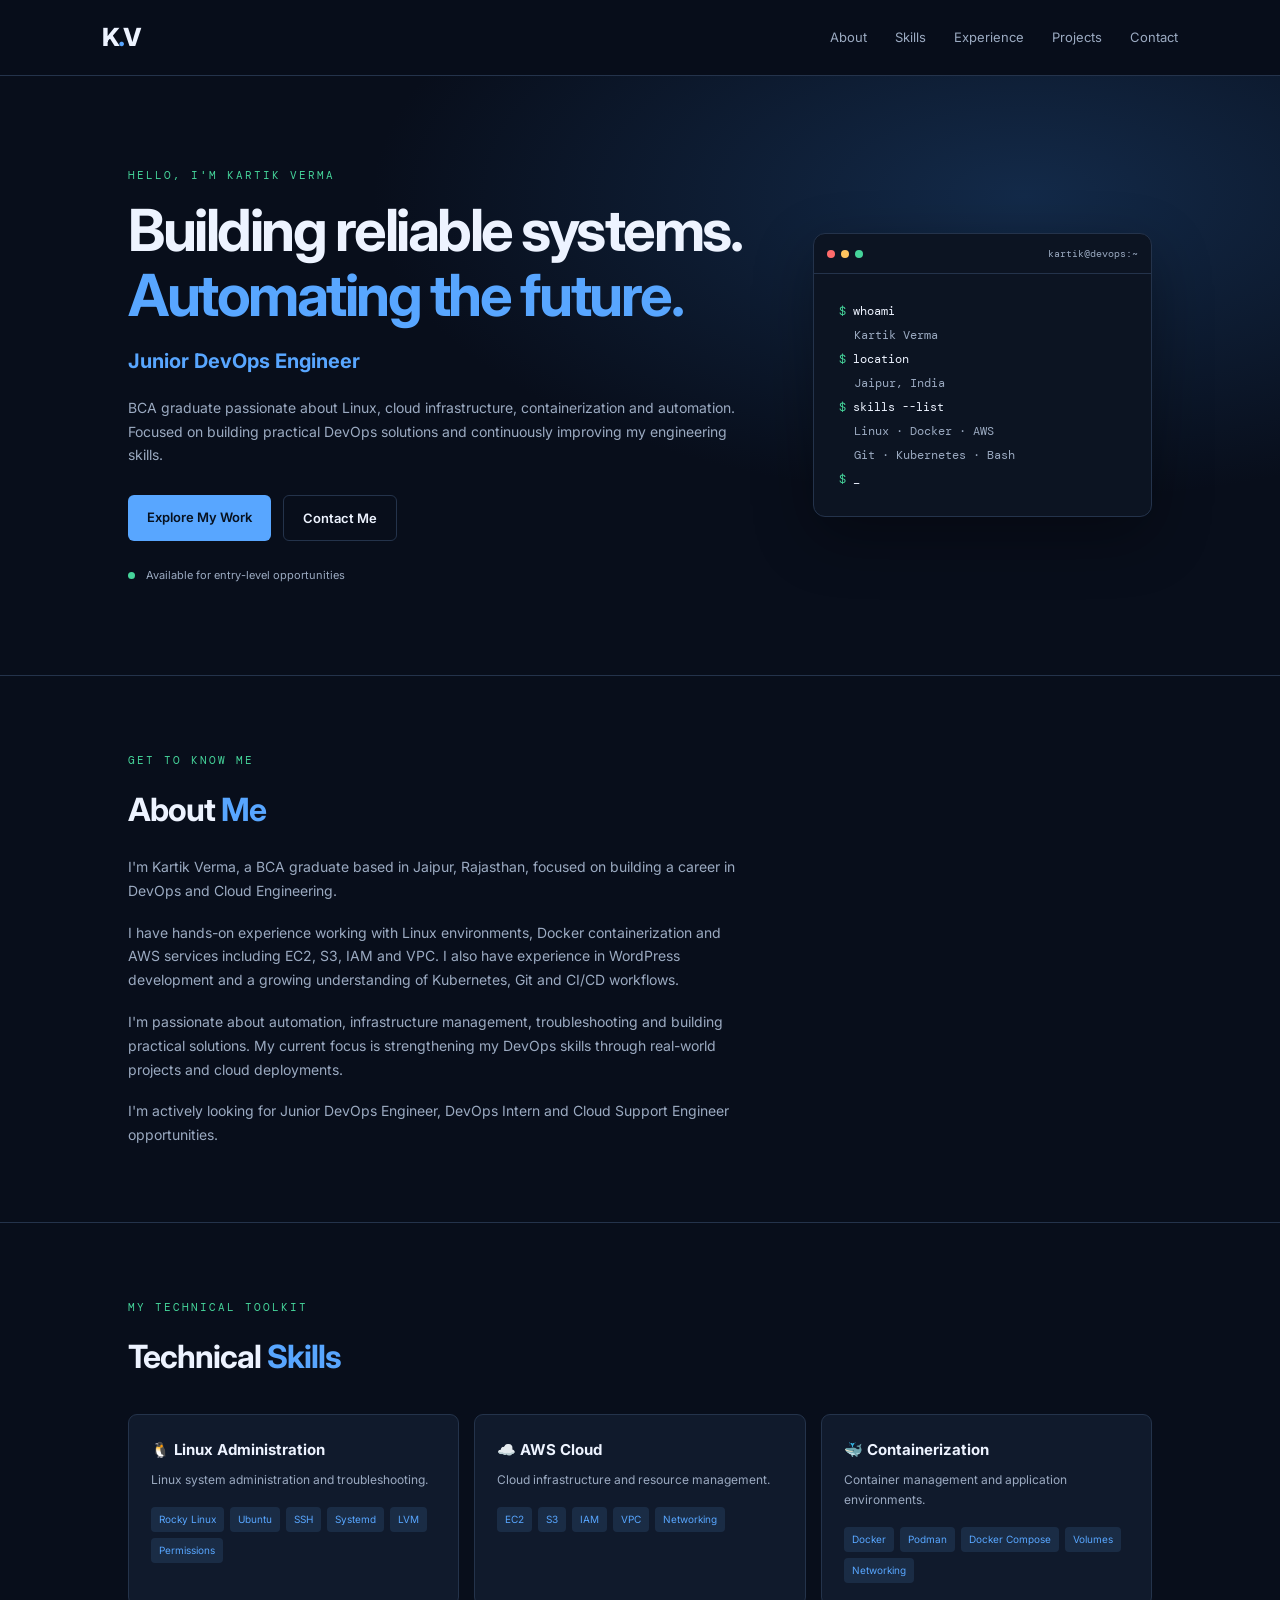
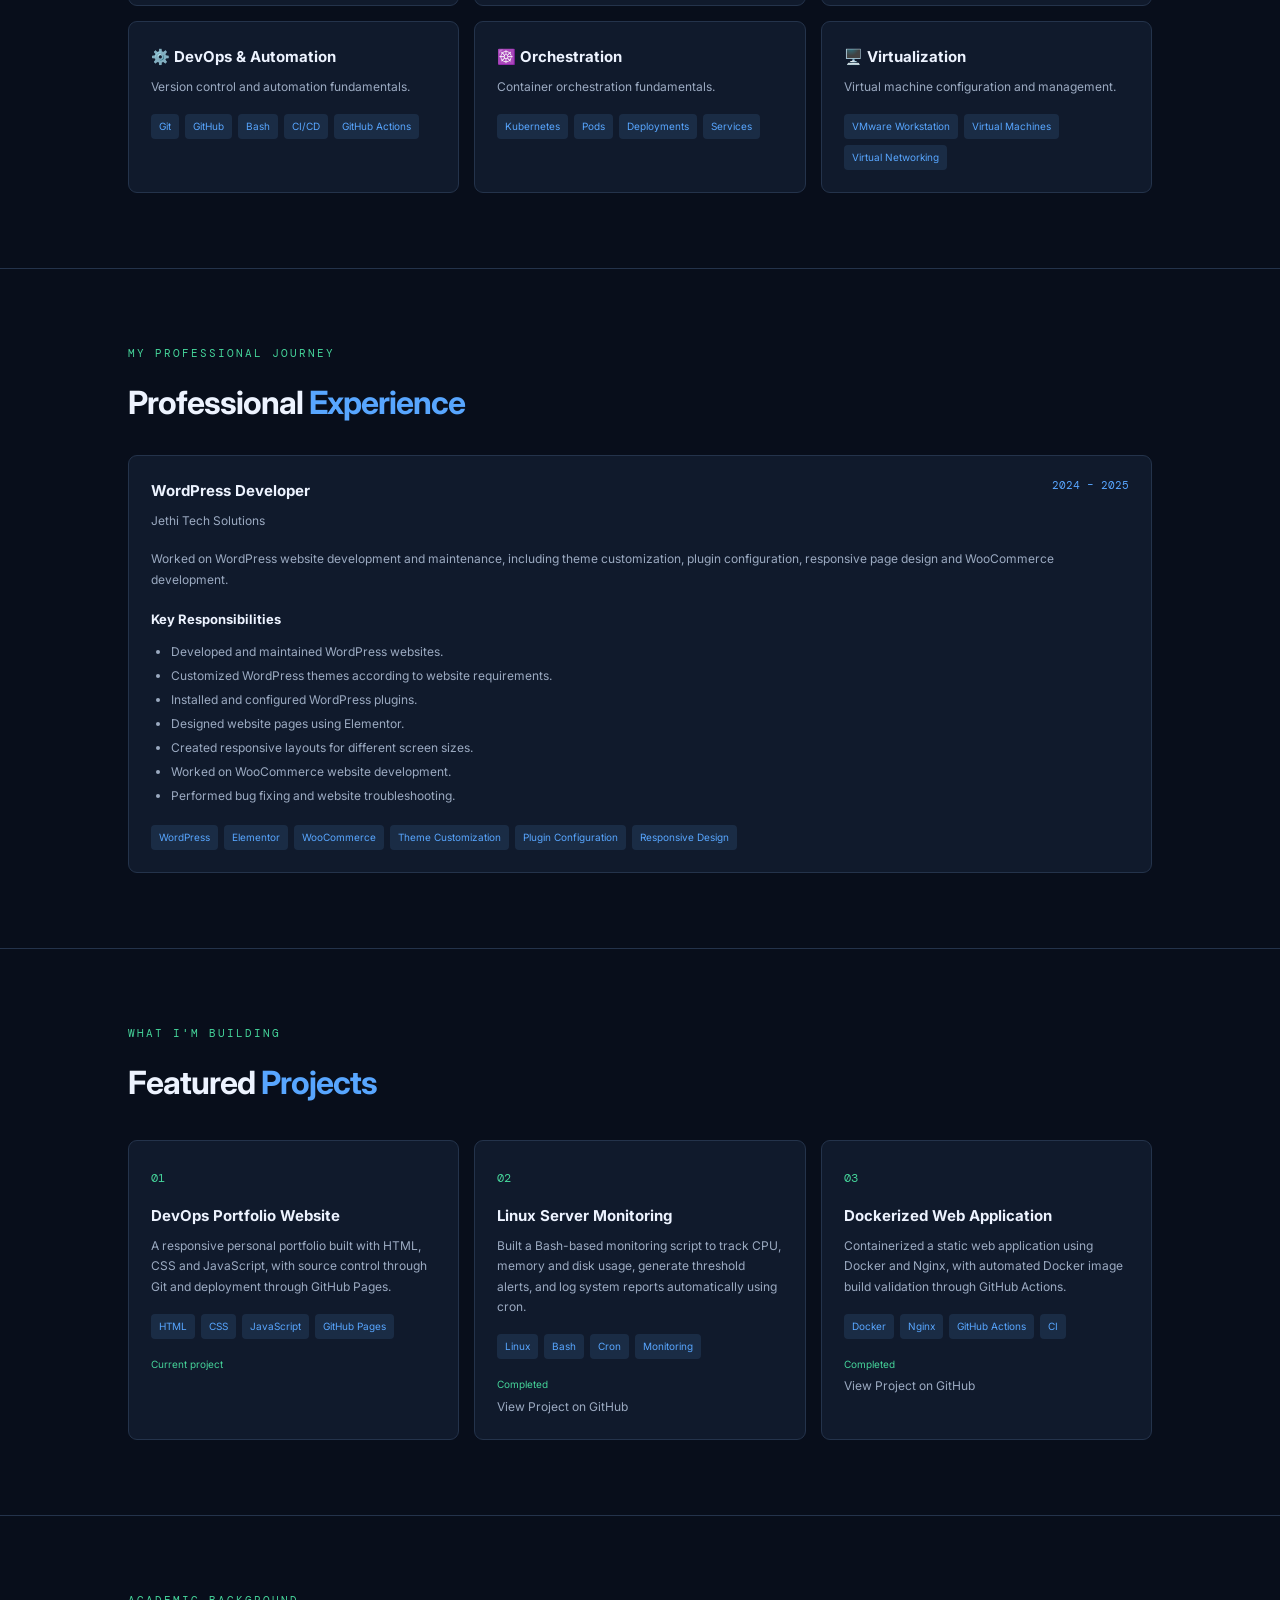
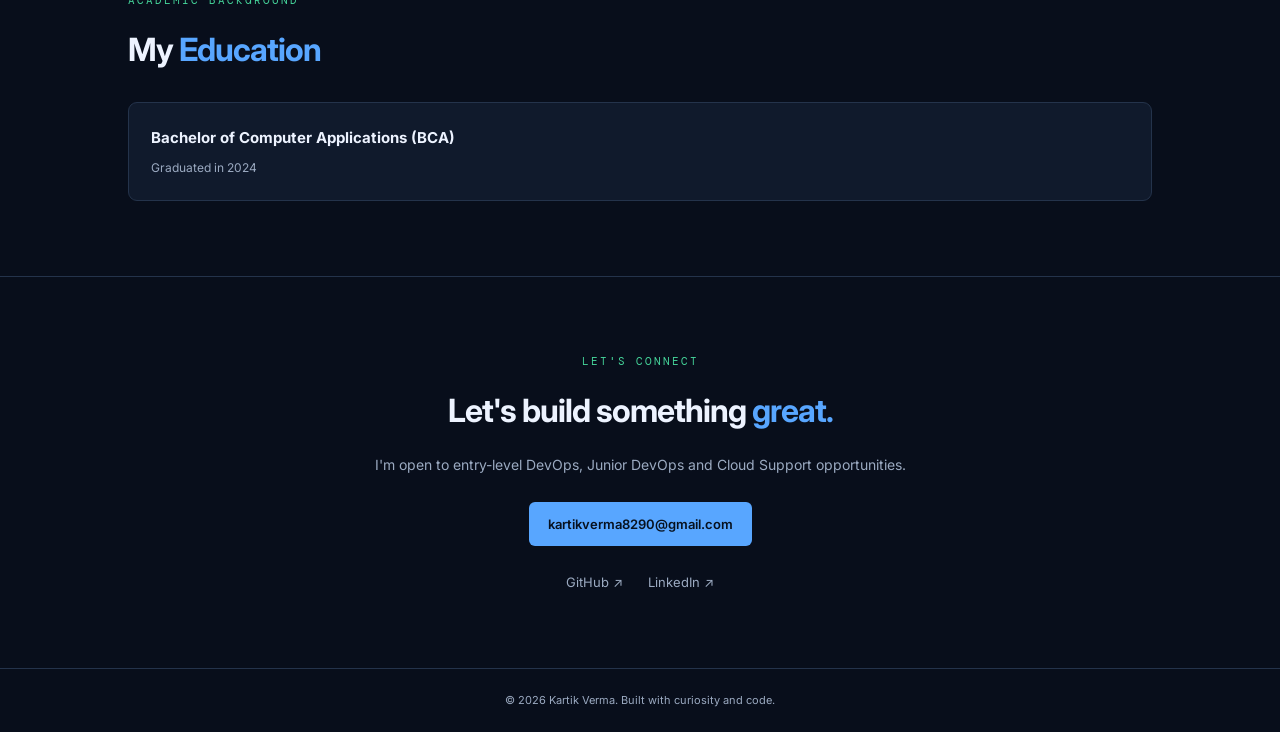
<file: index.html>
<!DOCTYPE html>
<html lang="en">
<head>
  <meta charset="UTF-8">
  <meta name="viewport" content="width=device-width, initial-scale=1.0">
  <meta name="description" content="Kartik Verma - Junior DevOps Engineer skilled in Linux, Docker, AWS and automation.">
  <title>Kartik Verma | Junior DevOps Engineer</title>
  <link rel="stylesheet" href="style.css">
</head>
<body>

<header class="navbar">
  <a href="#" class="logo">K<span>.</span>V</a>
  <nav id="nav">
    <a href="#about">About</a>
    <a href="#skills">Skills</a>
    <a href="#experience">Experience</a>
    <a href="#projects">Projects</a>
    <a href="#contact">Contact</a>
  </nav>
  <button class="menu-btn" id="menuBtn" aria-label="Toggle navigation">☰</button>
</header>

<main>
<section class="hero">
  <div class="hero-content">
    <p class="eyebrow">HELLO, I'M KARTIK VERMA</p>
    <h1>Building reliable systems.<br><span>Automating the future.</span></h1>
    <h2>Junior DevOps Engineer</h2>
    <p class="intro">
      BCA graduate passionate about Linux, cloud infrastructure,
      containerization and automation. Focused on building practical
      DevOps solutions and continuously improving my engineering skills.
    </p>
    <div class="actions">
      <a href="#projects" class="btn primary">Explore My Work</a>
      <a href="mailto:kartikverma8290@gmail.com" class="btn secondary">Contact Me</a>
    </div>
    <div class="availability"><span></span> Available for entry-level opportunities</div>
  </div>
  <div class="hero-card">
    <div class="terminal-top"><i></i><i></i><i></i><span>kartik@devops:~</span></div>
    <div class="terminal-body">
      <p><span class="green">$</span> whoami</p>
      <p class="output">Kartik Verma</p>
      <p><span class="green">$</span> location</p>
      <p class="output">Jaipur, India</p>
      <p><span class="green">$</span> skills --list</p>
      <p class="output">Linux · Docker · AWS</p>
      <p class="output">Git · Kubernetes · Bash</p>
      <p><span class="green">$</span> <span class="cursor">_</span></p>
    </div>
  </div>
</section>

<section id="about" class="section">
  <p class="eyebrow">GET TO KNOW ME</p>
  <h2>About <span>Me</span></h2>

  <p class="section-text">
    I'm Kartik Verma, a BCA graduate based in Jaipur, Rajasthan,
    focused on building a career in DevOps and Cloud Engineering.
  </p>

  <p class="section-text">
    I have hands-on experience working with Linux environments,
    Docker containerization and AWS services including EC2, S3,
    IAM and VPC. I also have experience in WordPress development
    and a growing understanding of Kubernetes, Git and CI/CD workflows.
  </p>

  <p class="section-text">
    I'm passionate about automation, infrastructure management,
    troubleshooting and building practical solutions. My current
    focus is strengthening my DevOps skills through real-world
    projects and cloud deployments.
  </p>

  <p class="section-text">
    I'm actively looking for Junior DevOps Engineer, DevOps Intern
    and Cloud Support Engineer opportunities.
  </p>
</section>

<section id="skills" class="section">
  <p class="eyebrow">MY TECHNICAL TOOLKIT</p>
  <h2>Technical <span>Skills</span></h2>

  <div class="skill-grid">

    <article class="skill">
      <h3>🐧 Linux Administration</h3>
      <p>Linux system administration and troubleshooting.</p>
      <div class="tags">
        <span>Rocky Linux</span>
        <span>Ubuntu</span>
        <span>SSH</span>
        <span>Systemd</span>
        <span>LVM</span>
        <span>Permissions</span>
      </div>
    </article>

    <article class="skill">
      <h3>☁️ AWS Cloud</h3>
      <p>Cloud infrastructure and resource management.</p>
      <div class="tags">
        <span>EC2</span>
        <span>S3</span>
        <span>IAM</span>
        <span>VPC</span>
        <span>Networking</span>
      </div>
    </article>

    <article class="skill">
      <h3>🐳 Containerization</h3>
      <p>Container management and application environments.</p>
      <div class="tags">
        <span>Docker</span>
        <span>Podman</span>
        <span>Docker Compose</span>
        <span>Volumes</span>
        <span>Networking</span>
      </div>
    </article>

    <article class="skill">
      <h3>⚙️ DevOps & Automation</h3>
      <p>Version control and automation fundamentals.</p>
      <div class="tags">
        <span>Git</span>
        <span>GitHub</span>
        <span>Bash</span>
        <span>CI/CD</span>
        <span>GitHub Actions</span>
      </div>
    </article>

    <article class="skill">
      <h3>☸️ Orchestration</h3>
      <p>Container orchestration fundamentals.</p>
      <div class="tags">
        <span>Kubernetes</span>
        <span>Pods</span>
        <span>Deployments</span>
        <span>Services</span>
      </div>
    </article>

    <article class="skill">
      <h3>🖥️ Virtualization</h3>
      <p>Virtual machine configuration and management.</p>
      <div class="tags">
        <span>VMware Workstation</span>
        <span>Virtual Machines</span>
        <span>Virtual Networking</span>
      </div>
    </article>

  </div>
</section>


<section id="experience" class="section">
  <p class="eyebrow">MY PROFESSIONAL JOURNEY</p>
  <h2>Professional <span>Experience</span></h2>

  <article class="experience-card">

    <div class="experience-heading">
      <div>
        <h3>WordPress Developer</h3>
        <p>Jethi Tech Solutions</p>
      </div>
      <span>2024 – 2025</span>
    </div>

    <p style="margin-top: 18px;">
      Worked on WordPress website development and maintenance,
      including theme customization, plugin configuration,
      responsive page design and WooCommerce development.
    </p>

    <h4 style="margin-top: 18px; font-size: 13px;">
      Key Responsibilities
    </h4>

    <ul style="color: var(--muted); font-size: 12px;
    padding-left: 20px; margin-top: 10px; line-height: 2;">
      <li>Developed and maintained WordPress websites.</li>
      <li>Customized WordPress themes according to website requirements.</li>
      <li>Installed and configured WordPress plugins.</li>
      <li>Designed website pages using Elementor.</li>
      <li>Created responsive layouts for different screen sizes.</li>
      <li>Worked on WooCommerce website development.</li>
      <li>Performed bug fixing and website troubleshooting.</li>
    </ul>

    <div class="tags">
      <span>WordPress</span>
      <span>Elementor</span>
      <span>WooCommerce</span>
      <span>Theme Customization</span>
      <span>Plugin Configuration</span>
      <span>Responsive Design</span>
    </div>

  </article>
</section>


<section id="projects" class="section">
  <p class="eyebrow">WHAT I'M BUILDING</p>
  <h2>Featured <span>Projects</span></h2>
  <div class="project-grid">
    <article class="project-card">
      <span class="project-number">01</span>
      <h3>DevOps Portfolio Website</h3>
      <p>A responsive personal portfolio built with HTML, CSS and JavaScript, with source control through Git and deployment through GitHub Pages.</p>
      <div class="tags"><span>HTML</span><span>CSS</span><span>JavaScript</span><span>GitHub Pages</span></div>
      <span class="status">Current project</span>
    </article>

<article class="project-card">
    <span class="project-number">02</span>
    <h3>Linux Server Monitoring</h3>
    <p>Built a Bash-based monitoring script to track CPU, memory and disk usage, generate threshold alerts, and log system reports automatically using cron.</p>
    <div class="tags">
        <span>Linux</span>
        <span>Bash</span>
        <span>Cron</span>
        <span>Monitoring</span>
    </div>
    <span class="status">Completed</span>
    <p><a href="https://github.com/Developer-Kartik/Developer-Kartik.github.io/tree/main/projects/linux-server-monitor" target="_blank" rel="noopener noreferrer">View Project on GitHub</a></p>
</article>

<article class="project-card">
    <span class="project-number">03</span>
    <h3>Dockerized Web Application</h3>
    <p>Containerized a static web application using Docker and Nginx, with automated Docker image build validation through GitHub Actions.</p>
    <div class="tags">
        <span>Docker</span>
        <span>Nginx</span>
        <span>GitHub Actions</span>
        <span>CI</span>
    </div>
    <span class="status">Completed</span>
    <p><a href="https://github.com/Developer-Kartik/Developer-Kartik.github.io/tree/main/projects/docker-cicd-app" target="_blank" rel="noopener noreferrer">View Project on GitHub</a></p>
</article>
  </div>
</section>

<section id="education" class="section">
  <p class="eyebrow">ACADEMIC BACKGROUND</p>
  <h2>My <span>Education</span></h2>
  <article class="experience-card">
    <h3>Bachelor of Computer Applications (BCA)</h3>
    <p>Graduated in 2024</p>
  </article>
</section>

<section id="contact" class="section contact-section">
  <p class="eyebrow">LET'S CONNECT</p>
  <h2>Let's build something <span>great.</span></h2>
  <p class="section-text">I'm open to entry-level DevOps, Junior DevOps and Cloud Support opportunities.</p>
  <a class="btn primary" href="mailto:kartikverma8290@gmail.com">kartikverma8290@gmail.com</a>
  <div class="socials">
    <a href="https://github.com/Developer-Kartik" target="_blank" rel="noopener">GitHub ↗</a>
    <a href="https://www.linkedin.com/in/kartikverma-devops/" target="_blank" rel="noopener">LinkedIn ↗</a>
  </div>
</section>
</main>

<footer>
  <p>© <span id="year"></span> Kartik Verma. Built with curiosity and code.</p>
</footer>

<script src="script.js"></script>
</body>
</html>
</file>
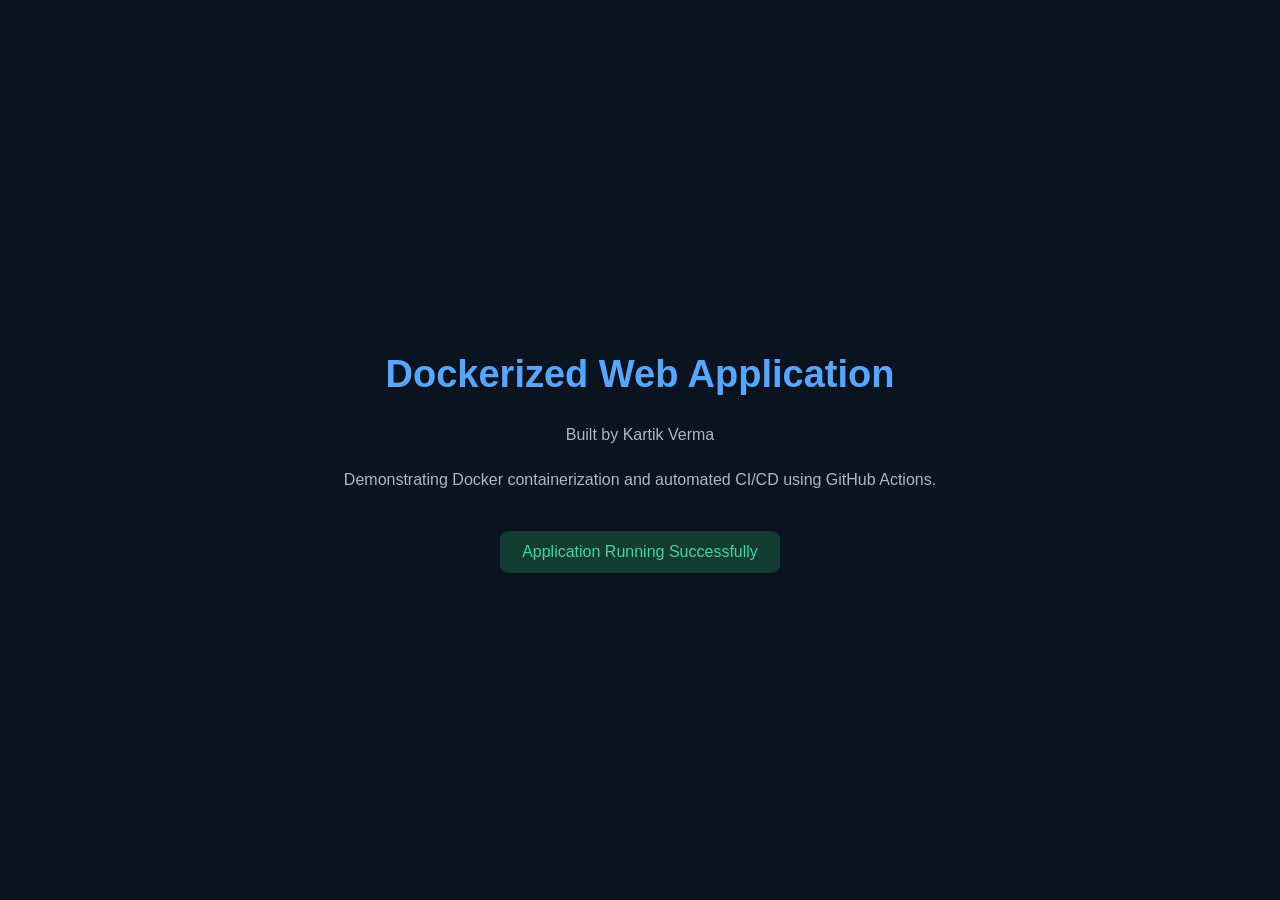
<file: projects/docker-cicd-app/index.html>
<!DOCTYPE html>
<html lang="en">
<head>
    <meta charset="UTF-8">
    <meta name="viewport" content="width=device-width, initial-scale=1.0">
    <title>Docker CI/CD Demo</title>
    <style>
        body {
            margin: 0;
            font-family: Arial, sans-serif;
            background: #0b1220;
            color: #f1f5f9;
            display: flex;
            justify-content: center;
            align-items: center;
            min-height: 100vh;
            text-align: center;
        }
        .container {
            max-width: 650px;
            padding: 40px;
        }
        h1 { color: #58a6ff; font-size: 38px; }
        p { color: #aab8cc; line-height: 1.8; }
        .status {
            display: inline-block;
            margin-top: 20px;
            padding: 12px 22px;
            background: #123c32;
            color: #45d49a;
            border-radius: 8px;
        }
    </style>
</head>
<body>
    <div class="container">
        <h1>Dockerized Web Application</h1>
        <p>Built by Kartik Verma</p>
        <p>Demonstrating Docker containerization and
           automated CI/CD using GitHub Actions.</p>
        <div class="status">Application Running Successfully</div>
    </div>
</body>
</html>
</file>
<file: style.css>
@import url('https://fonts.googleapis.com/css2?family=DM+Mono:wght@400;500&family=Inter:wght@400;500;600;700;800&display=swap');

:root {
  --bg: #080e1b;
  --panel: #101a2c;
  --text: #edf3ff;
  --muted: #9baac1;
  --blue: #58a6ff;
  --border: #24334b;
  --green: #45d49a;
}

* { box-sizing: border-box; margin: 0; padding: 0; }
html { scroll-behavior: smooth; }
body {
  background: var(--bg);
  color: var(--text);
  font-family: 'Inter', sans-serif;
  line-height: 1.7;
}
a { color: inherit; text-decoration: none; }
.navbar {
  min-height: 76px; padding: 0 8%;
  display: flex; align-items: center; justify-content: space-between;
  border-bottom: 1px solid var(--border);
  background: rgba(8,14,27,.94);
  position: sticky; top: 0; z-index: 10;
}
.logo { font-size: 25px; font-weight: 800; letter-spacing: -2px; }
.logo span, h1 span, h2 span { color: var(--blue); }
nav { display: flex; gap: 28px; }
nav a, .socials a { color: var(--muted); font-size: 13px; }
nav a:hover, .socials a:hover { color: var(--blue); }
.menu-btn { display: none; background: none; color: white; border: 0; font-size: 25px; }
.hero {
  min-height: 590px; padding: 90px 10%;
  display: grid; grid-template-columns: 1.3fr .7fr;
  align-items: center; gap: 55px;
  background: radial-gradient(ellipse at 80% 20%, #132a49 0%, transparent 45%);
}
.eyebrow {
  color: var(--green); font-family: 'DM Mono', monospace;
  font-size: 11px; letter-spacing: 2px; margin-bottom: 13px;
}
h1 { font-size: clamp(36px, 5vw, 58px); line-height: 1.13; letter-spacing: -2.5px; }
.hero h2 { color: var(--blue); font-size: 20px; margin-top: 15px; }
.intro, .section-text { color: var(--muted); max-width: 610px; margin-top: 18px; font-size: 14px; }
.actions { display: flex; flex-wrap: wrap; gap: 12px; margin-top: 28px; }
.btn { padding: 11px 19px; border-radius: 6px; font-size: 13px; font-weight: 600; display: inline-block; }
.primary { background: var(--blue); color: #07111f; }
.primary:hover { background: #8ac2ff; }
.secondary { border: 1px solid var(--border); color: var(--text); }
.availability { color: var(--muted); font-size: 11px; margin-top: 25px; }
.availability span { display: inline-block; width: 7px; height: 7px; background: var(--green); border-radius: 50%; margin-right: 8px; }
.hero-card { border: 1px solid var(--border); border-radius: 12px; overflow: hidden; background: #0c1422; box-shadow: 0 20px 60px #0005; }
.terminal-top { padding: 13px; border-bottom: 1px solid var(--border); display: flex; gap: 6px; align-items: center; color: var(--muted); font: 10px 'DM Mono'; }
.terminal-top i { width: 8px; height: 8px; border-radius: 50%; background: #ff6b6b; }
.terminal-top i:nth-child(2) { background: #ffc45e; }
.terminal-top i:nth-child(3) { background: #45d49a; }
.terminal-top span { margin-left: auto; }
.terminal-body { padding: 25px; font: 12px/2 'DM Mono', monospace; }
.green { color: var(--green); }
.output { color: var(--muted); padding-left: 15px; }
.cursor { animation: blink 1s infinite; }
@keyframes blink { 50% { opacity: 0; } }
.section { padding: 75px 10%; border-top: 1px solid var(--border); }
.section h2 { font-size: 32px; letter-spacing: -1px; }
.skill-grid, .project-grid { display: grid; grid-template-columns: repeat(3, 1fr); gap: 15px; margin-top: 30px; }
.skill, .project-card, .experience-card {
  background: var(--panel); border: 1px solid var(--border);
  border-radius: 9px; padding: 22px;
}
.skill h3, .project-card h3, .experience-card h3 { font-size: 15px; margin-bottom: 7px; }
.skill p, .project-card p, .experience-card p { color: var(--muted); font-size: 12px; }
.experience-card { margin-top: 25px; }
.experience-heading { display: flex; justify-content: space-between; gap: 15px; }
.experience-heading > span { color: var(--blue); font: 11px 'DM Mono'; }
.project-number { color: var(--green); font: 12px 'DM Mono'; }
.project-card h3 { margin-top: 13px; }
.tags { display: flex; flex-wrap: wrap; gap: 6px; margin-top: 17px; }
.tags span { color: var(--blue); background: #1a2c45; padding: 4px 8px; border-radius: 4px; font-size: 10px; }
.status { display: inline-block; margin-top: 17px; color: var(--green); font-size: 10px; }
.status.planned { color: #e8bd72; }
.contact-section { text-align: center; }
.contact-section .section-text { margin: 15px auto 25px; }
.socials { display: flex; justify-content: center; gap: 25px; margin-top: 25px; }
footer { border-top: 1px solid var(--border); padding: 22px; text-align: center; color: var(--muted); font-size: 11px; }

@media (max-width: 800px) {
  .hero { grid-template-columns: 1fr; padding: 65px 7%; }
  .hero-card { max-width: 520px; }
  .section { padding: 60px 7%; }
  .skill-grid, .project-grid { grid-template-columns: repeat(2, 1fr); }
  nav { gap: 15px; }
}
@media (max-width: 560px) {
  .navbar { padding: 0 6%; }
  .menu-btn { display: block; }
  nav { display: none; position: absolute; top: 76px; left: 0; right: 0; padding: 20px 7%; background: #101a2c; flex-direction: column; }
  nav.open { display: flex; }
  .skill-grid, .project-grid { grid-template-columns: 1fr; }
  h1 { letter-spacing: -1.5px; }
  .experience-heading { flex-direction: column; }
}
</file>
